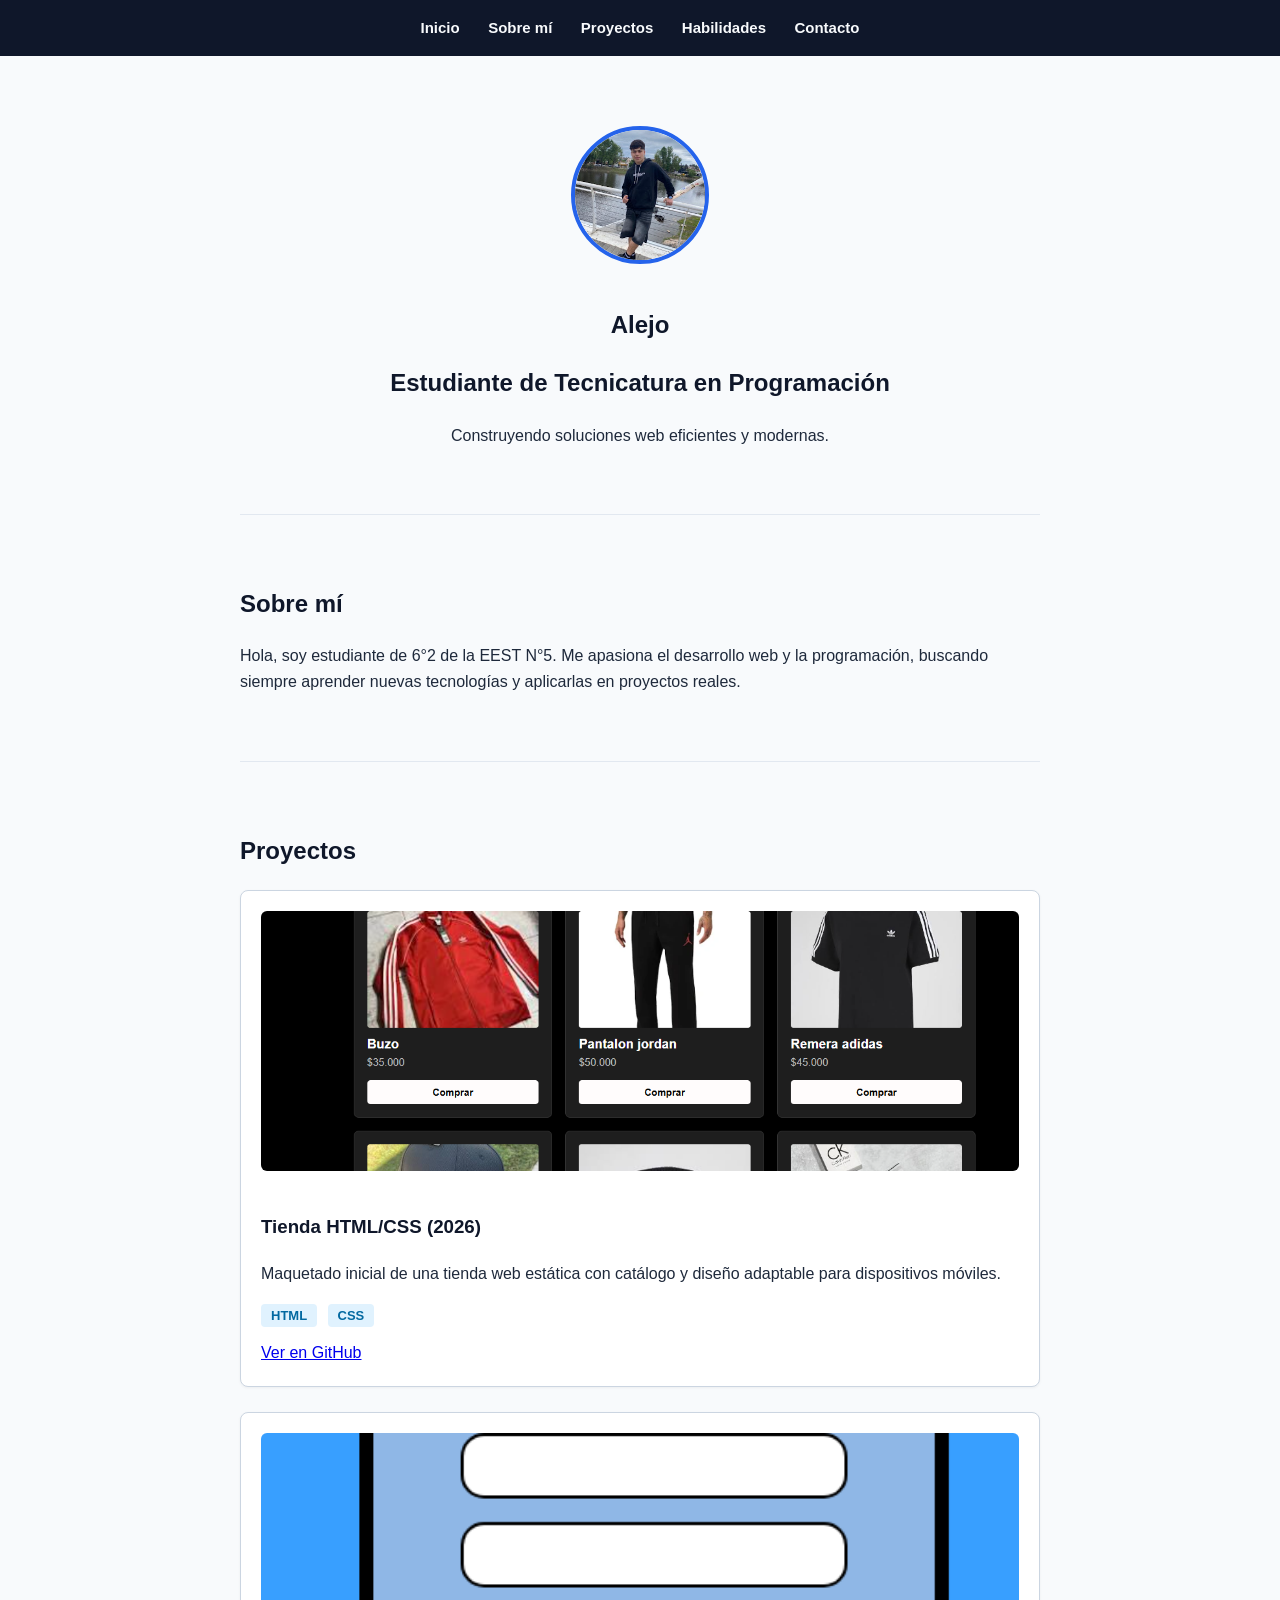
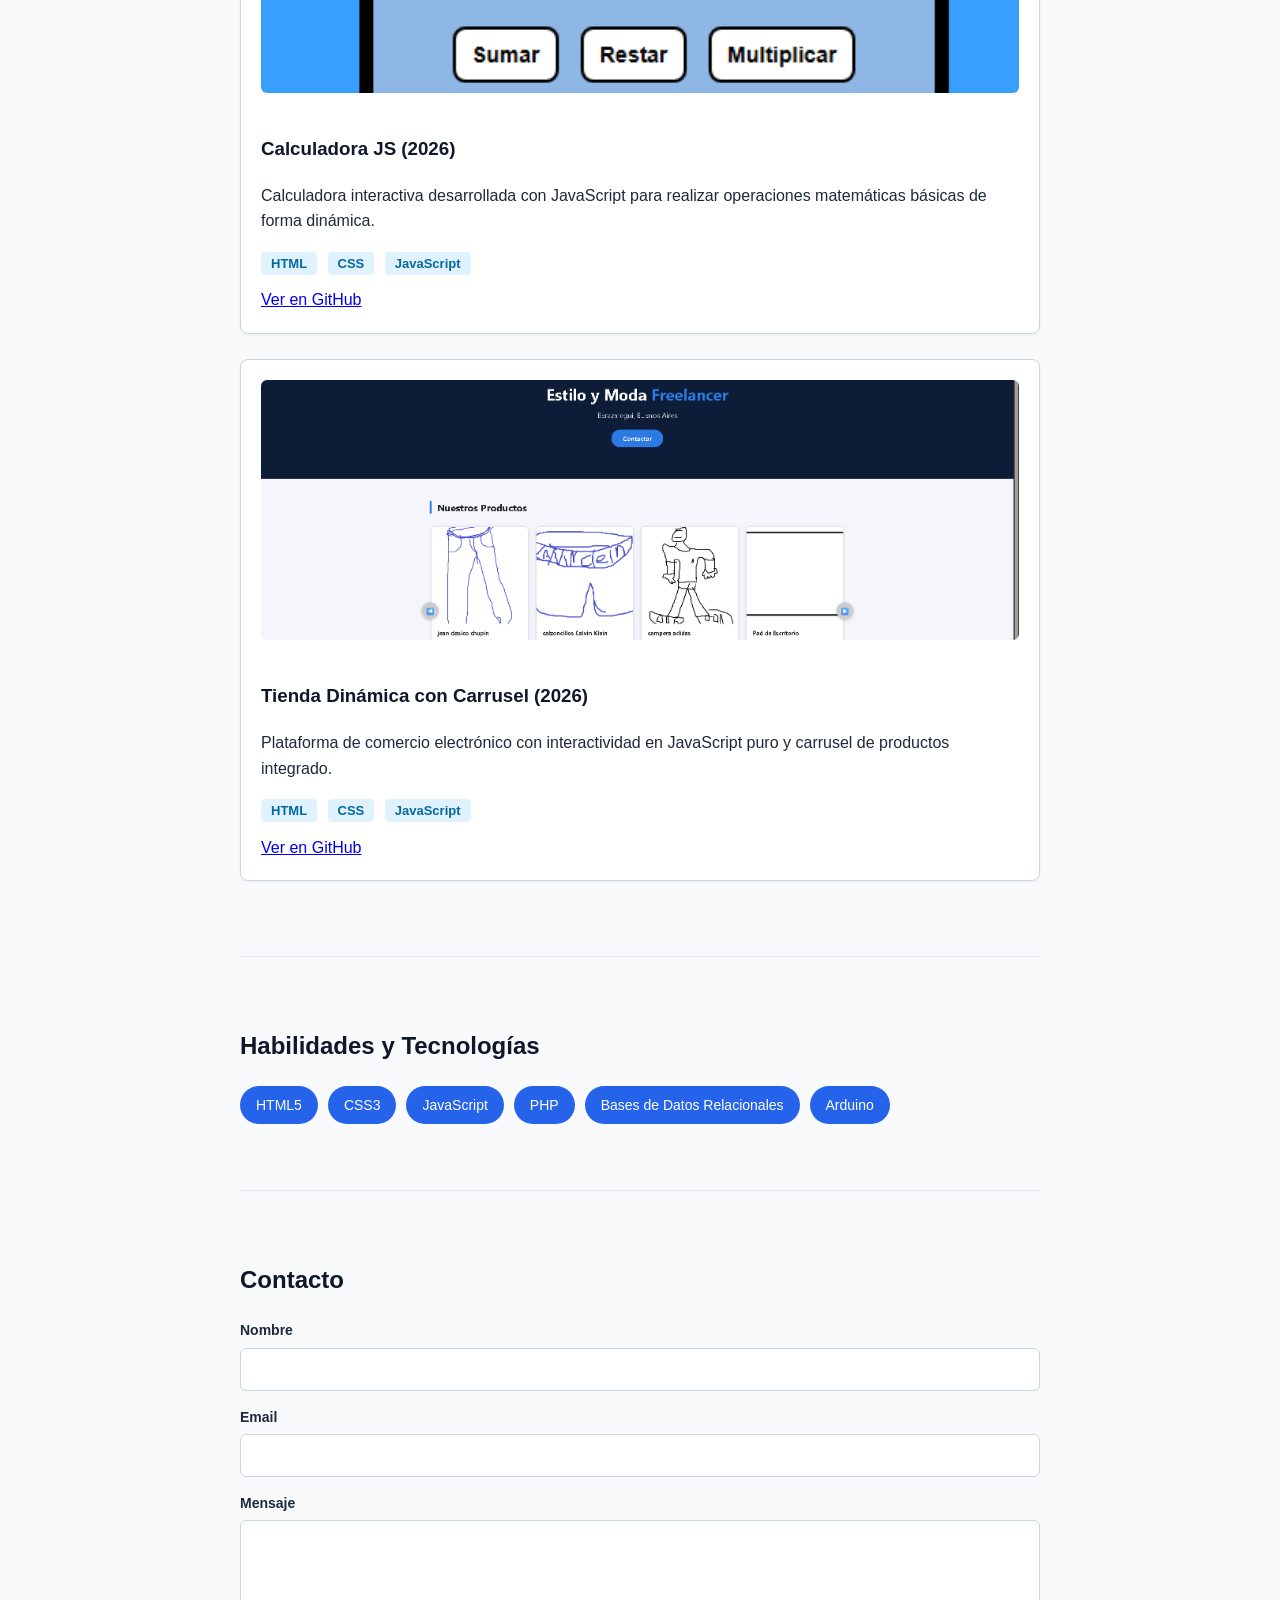
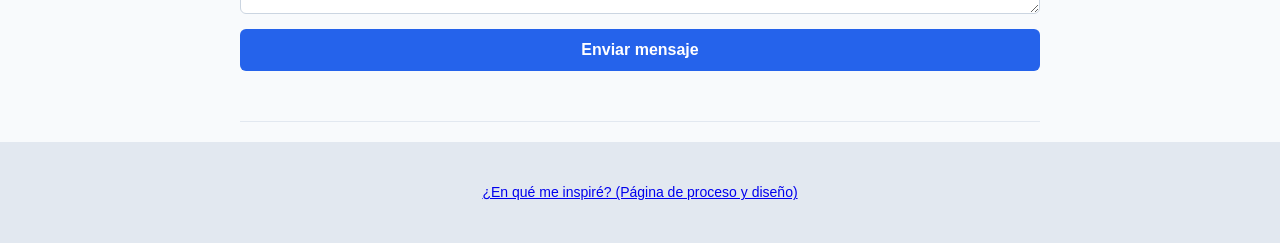
<file: index.html>
<!DOCTYPE html>
<html lang="es">
<head>
    <meta charset="UTF-8">
    <meta name="viewport" content="width=device-width, initial-scale=1.0">
    <title>Portfolio Web</title>
    <link rel="stylesheet" href="style.css">
</head>
<body>

    <nav id="navbar">
        <a href="#inicio">Inicio</a>
        <a href="#sobre-mi">Sobre mí</a>
        <a href="#proyectos">Proyectos</a>
        <a href="#habilidades">Habilidades</a>
        <a href="#contacto">Contacto</a>
    
    </nav>

    <main>
        <section id="inicio">
            <img src="yo.jpg" alt="Foto de perfil" class="avatar">
            <h1>Alejo</h1>
            <h2>Estudiante de Tecnicatura en Programación</h2>
            <p>Construyendo soluciones web eficientes y modernas.</p>
        </section>

        <section id="sobre-mi">
            <h2>Sobre mí</h2>
            <p>Hola, soy estudiante de 6°2 de la EEST N°5. Me apasiona el desarrollo web y la programación, buscando siempre aprender nuevas tecnologías y aplicarlas en proyectos reales.</p>
        </section>

        <section id="proyectos">
            <h2>Proyectos</h2>

            <article class="proyecto-card">
                <img src="alejopilchass.png" alt="Captura Tienda HTML/CSS">
                <h3>Tienda HTML/CSS (2026)</h3>
                <p>Maquetado inicial de una tienda web estática con catálogo y diseño adaptable para dispositivos móviles.</p>
                <div class="tags">
                    <span>HTML</span> <span>CSS</span>
                </div>
                <a href="https://earnest-cuchufli-9e5fee.netlify.app/" target="_blank">Ver en GitHub</a>
            </article>

            <article class="proyecto-card">
                <img src="calculadoracaptura.png" alt="Captura Calculadora JS">
                <h3>Calculadora JS (2026)</h3>
                <p>Calculadora interactiva desarrollada con JavaScript para realizar operaciones matemáticas básicas de forma dinámica.</p>
                <div class="tags">
                    <span>HTML</span> <span>CSS</span> <span>JavaScript</span>
                </div>
                <a href="https://benjaminlbkpo-beep.github.io/calculadora/calculadorabasica.html" target="_blank">Ver en GitHub</a>
            </article>

            <article class="proyecto-card">
                <img src="carrusel.png" alt="Captura Tienda Dinámica">
                <h3>Tienda Dinámica con Carrusel (2026)</h3>
                <p>Plataforma de comercio electrónico con interactividad en JavaScript puro y carrusel de productos integrado.</p>
                <div class="tags">
                    <span>HTML</span> <span>CSS</span> <span>JavaScript</span>
                </div>
                <a href="https://selepedulla.github.io/carrusel.github.io/" target="_blank">Ver en GitHub</a>
            </article>
        </section>

        <section id="habilidades">
            <h2>Habilidades y Tecnologías</h2>
            <ul class="lista-habilidades">
                <li>HTML5</li>
                <li>CSS3</li>
                <li>JavaScript</li>
                <li>PHP</li>
                <li>Bases de Datos Relacionales</li>
                <li>Arduino</li>
            </ul>
        </section>

        <section id="contacto">
            <h2>Contacto</h2>
            <form action="https://formspree.io/f/mjywozro" method="POST">
                <label>Nombre
                    <input type="text" name="nombre" required>
                </label>
                <label>Email
                    <input type="email" name="email" required>
                </label>
                <label>Mensaje
                    <textarea name="mensaje" rows="4" required></textarea>
                </label>
                <button type="submit">Enviar mensaje</button>
            </form>
        </section>
    </main>

    <footer>
        <p><a href="inspiracion.html">¿En qué me inspiré? (Página de proceso y diseño)</a></p>
    </footer>

    <script src="script.js"></script>
</body>
</html>
</file>
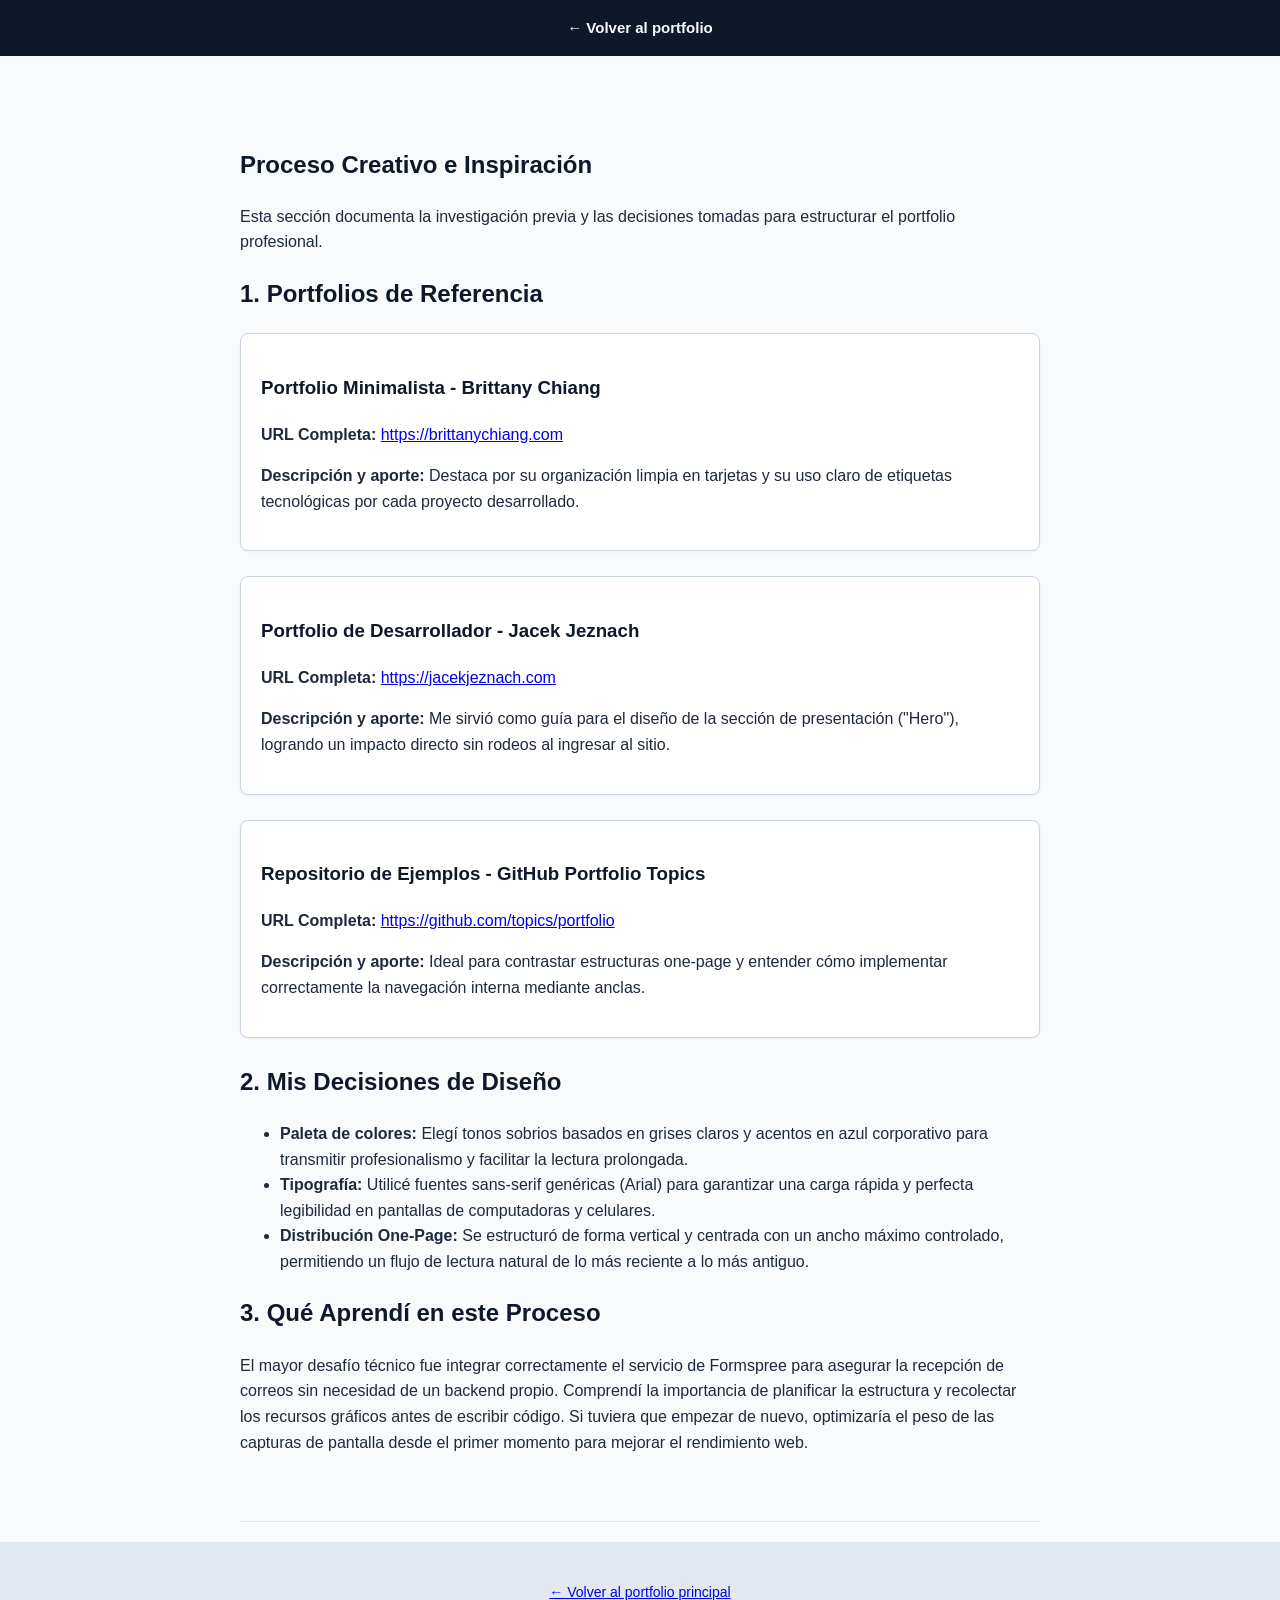
<file: inspiracion.html>
<!DOCTYPE html>
<html lang="es">
<head>
    <meta charset="UTF-8">
    <meta name="viewport" content="width=device-width, initial-scale=1.0">
    <title>Inspiración y Diseño - Portfolio</title>
    <link rel="stylesheet" href="style.css">
</head>
<body>

    <nav>
        <a href="index.html">← Volver al portfolio</a>
    </nav>

    <main>
        <section>
            <h1>Proceso Creativo e Inspiración</h1>
            <p>Esta sección documenta la investigación previa y las decisiones tomadas para estructurar el portfolio profesional.</p>

            <h2>1. Portfolios de Referencia</h2>
            
            <article class="proyecto-card">
                <h3>Portfolio Minimalista - Brittany Chiang</h3>
                <p><strong>URL Completa:</strong> <a href="https://brittanychiang.com" target="_blank">https://brittanychiang.com</a></p>
                <p><strong>Descripción y aporte:</strong> Destaca por su organización limpia en tarjetas y su uso claro de etiquetas tecnológicas por cada proyecto desarrollado.</p>
            </article>

            <article class="proyecto-card">
                <h3>Portfolio de Desarrollador - Jacek Jeznach</h3>
                <p><strong>URL Completa:</strong> <a href="https://jacekjeznach.com" target="_blank">https://jacekjeznach.com</a></p>
                <p><strong>Descripción y aporte:</strong> Me sirvió como guía para el diseño de la sección de presentación ("Hero"), logrando un impacto directo sin rodeos al ingresar al sitio.</p>
            </article>

            <article class="proyecto-card">
                <h3>Repositorio de Ejemplos - GitHub Portfolio Topics</h3>
                <p><strong>URL Completa:</strong> <a href="https://github.com/topics/portfolio" target="_blank">https://github.com/topics/portfolio</a></p>
                <p><strong>Descripción y aporte:</strong> Ideal para contrastar estructuras one-page y entender cómo implementar correctamente la navegación interna mediante anclas.</p>
            </article>

            <h2>2. Mis Decisiones de Diseño</h2>
            <ul>
                <li><strong>Paleta de colores:</strong> Elegí tonos sobrios basados en grises claros y acentos en azul corporativo para transmitir profesionalismo y facilitar la lectura prolongada.</li>
                <li><strong>Tipografía:</strong> Utilicé fuentes sans-serif genéricas (Arial) para garantizar una carga rápida y perfecta legibilidad en pantallas de computadoras y celulares.</li>
                <li><strong>Distribución One-Page:</strong> Se estructuró de forma vertical y centrada con un ancho máximo controlado, permitiendo un flujo de lectura natural de lo más reciente a lo más antiguo.</li>
            </ul>

            <h2>3. Qué Aprendí en este Proceso</h2>
            <p>El mayor desafío técnico fue integrar correctamente el servicio de Formspree para asegurar la recepción de correos sin necesidad de un backend propio. Comprendí la importancia de planificar la estructura y recolectar los recursos gráficos antes de escribir código. Si tuviera que empezar de nuevo, optimizaría el peso de las capturas de pantalla desde el primer momento para mejorar el rendimiento web.</p>
        </section>
    </main>

    <footer>
        <p><a href="index.html">← Volver al portfolio principal</a></p>
    </footer>

</body>
</html>
</file>
<file: style.css>
html {
    scroll-behavior: smooth;
}

body {
    font-family: Arial, Helvetica, sans-serif;
    margin: 0;
    padding: 0;
    background-color: #f8fafc;
    color: #1e293b;
    line-height: 1.6;
}

nav {
    background-color: #0f172a;
    padding: 15px 20px;
    text-align: center;
    position: sticky;
    top: 0;
    z-index: 1000;
    transition: background-color 0.3s ease, box-shadow 0.3s ease;
}

nav.scrolled {
    background-color: #1e293b;
    box-shadow: 0 4px 6px rgba(0, 0, 0, 0.1);
}

nav a {
    color: #f8fafc;
    text-decoration: none;
    margin: 0 12px;
    font-weight: bold;
    font-size: 15px;
}

nav a:hover {
    color: #38bdf8;
}

#btn-tema {
    background-color: #38bdf8;
    color: #0f172a;
    border: none;
    padding: 6px 10px;
    border-radius: 6px;
    cursor: pointer;
    font-weight: bold;
    margin-left: 15px;
}

main {
    max-width: 800px;
    margin: 0 auto;
    padding: 20px;
}

section {
    padding: 50px 0;
    border-bottom: 1px solid #e2e8f0;
}

#inicio {
    text-align: center;
}

.avatar {
    width: 130px;
    height: 130px;
    border-radius: 50%;
    object-fit: cover;
    border: 4px solid #2563eb;
    margin-bottom: 15px;
}

h1, h2, h3 {
    color: #0f172a;
}

.proyecto-card {
    background-color: #ffffff;
    padding: 20px;
    margin-bottom: 25px;
    border-radius: 8px;
    border: 1px solid #cbd5e1;
    box-shadow: 0 1px 3px rgba(0, 0, 0, 0.05);
}

.proyecto-card img {
    width: 100%;
    max-height: 260px;
    object-fit: cover;
    border-radius: 6px;
    margin-bottom: 15px;
}

.tags {
    margin: 12px 0;
}

.tags span {
    background-color: #e0f2fe;
    color: #0369a1;
    padding: 4px 10px;
    border-radius: 4px;
    font-size: 13px;
    font-weight: bold;
    margin-right: 6px;
}

.lista-habilidades {
    list-style: none;
    padding: 0;
    display: flex;
    flex-wrap: wrap;
    gap: 10px;
}

.lista-habilidades li {
    background-color: #2563eb;
    color: #ffffff;
    padding: 8px 16px;
    border-radius: 20px;
    font-size: 14px;
    font-weight: 500;
}

form {
    display: flex;
    flex-direction: column;
    gap: 15px;
}

label {
    display: flex;
    flex-direction: column;
    font-weight: bold;
    font-size: 14px;
}

input, textarea {
    padding: 12px;
    margin-top: 6px;
    border: 1px solid #cbd5e1;
    border-radius: 6px;
    font-family: inherit;
    font-size: 15px;
}

button[type="submit"] {
    background-color: #2563eb;
    color: #ffffff;
    border: none;
    padding: 12px;
    border-radius: 6px;
    font-size: 16px;
    font-weight: bold;
    cursor: pointer;
    transition: background-color 0.2s;
}

button[type="submit"]:hover {
    background-color: #1d4ed8;
}

footer {
    text-align: center;
    padding: 25px;
    background-color: #e2e8f0;
    font-size: 14px;
}

body.oscuro {
    background-color: #0f172a;
    color: #f8fafc;
}

body.oscuro h1, 
body.oscuro h2, 
body.oscuro h3 {
    color: #38bdf8;
}

body.oscuro .proyecto-card {
    background-color: #1e293b;
    border-color: #334155;
}

body.oscuro footer {
    background-color: #1e293b;
}

body.oscuro a {
    color: #38bdf8;
}
</file>
